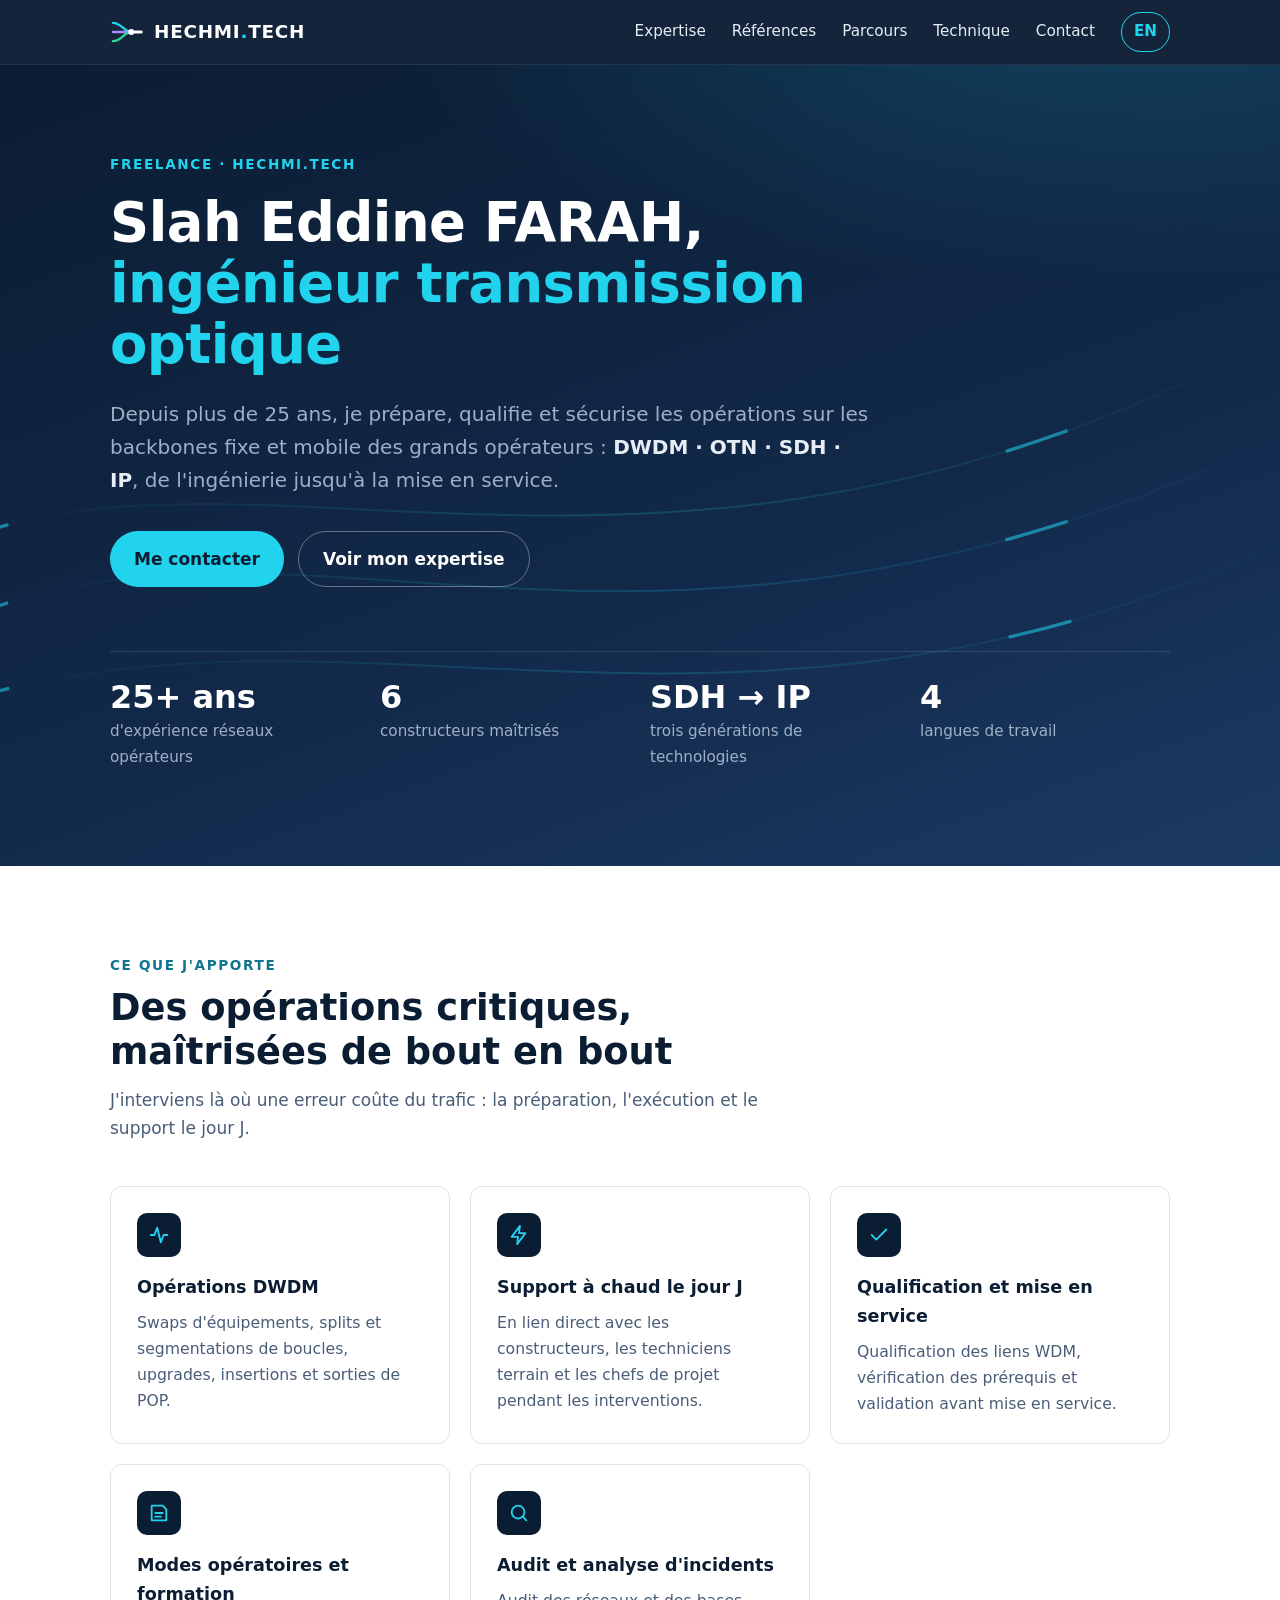
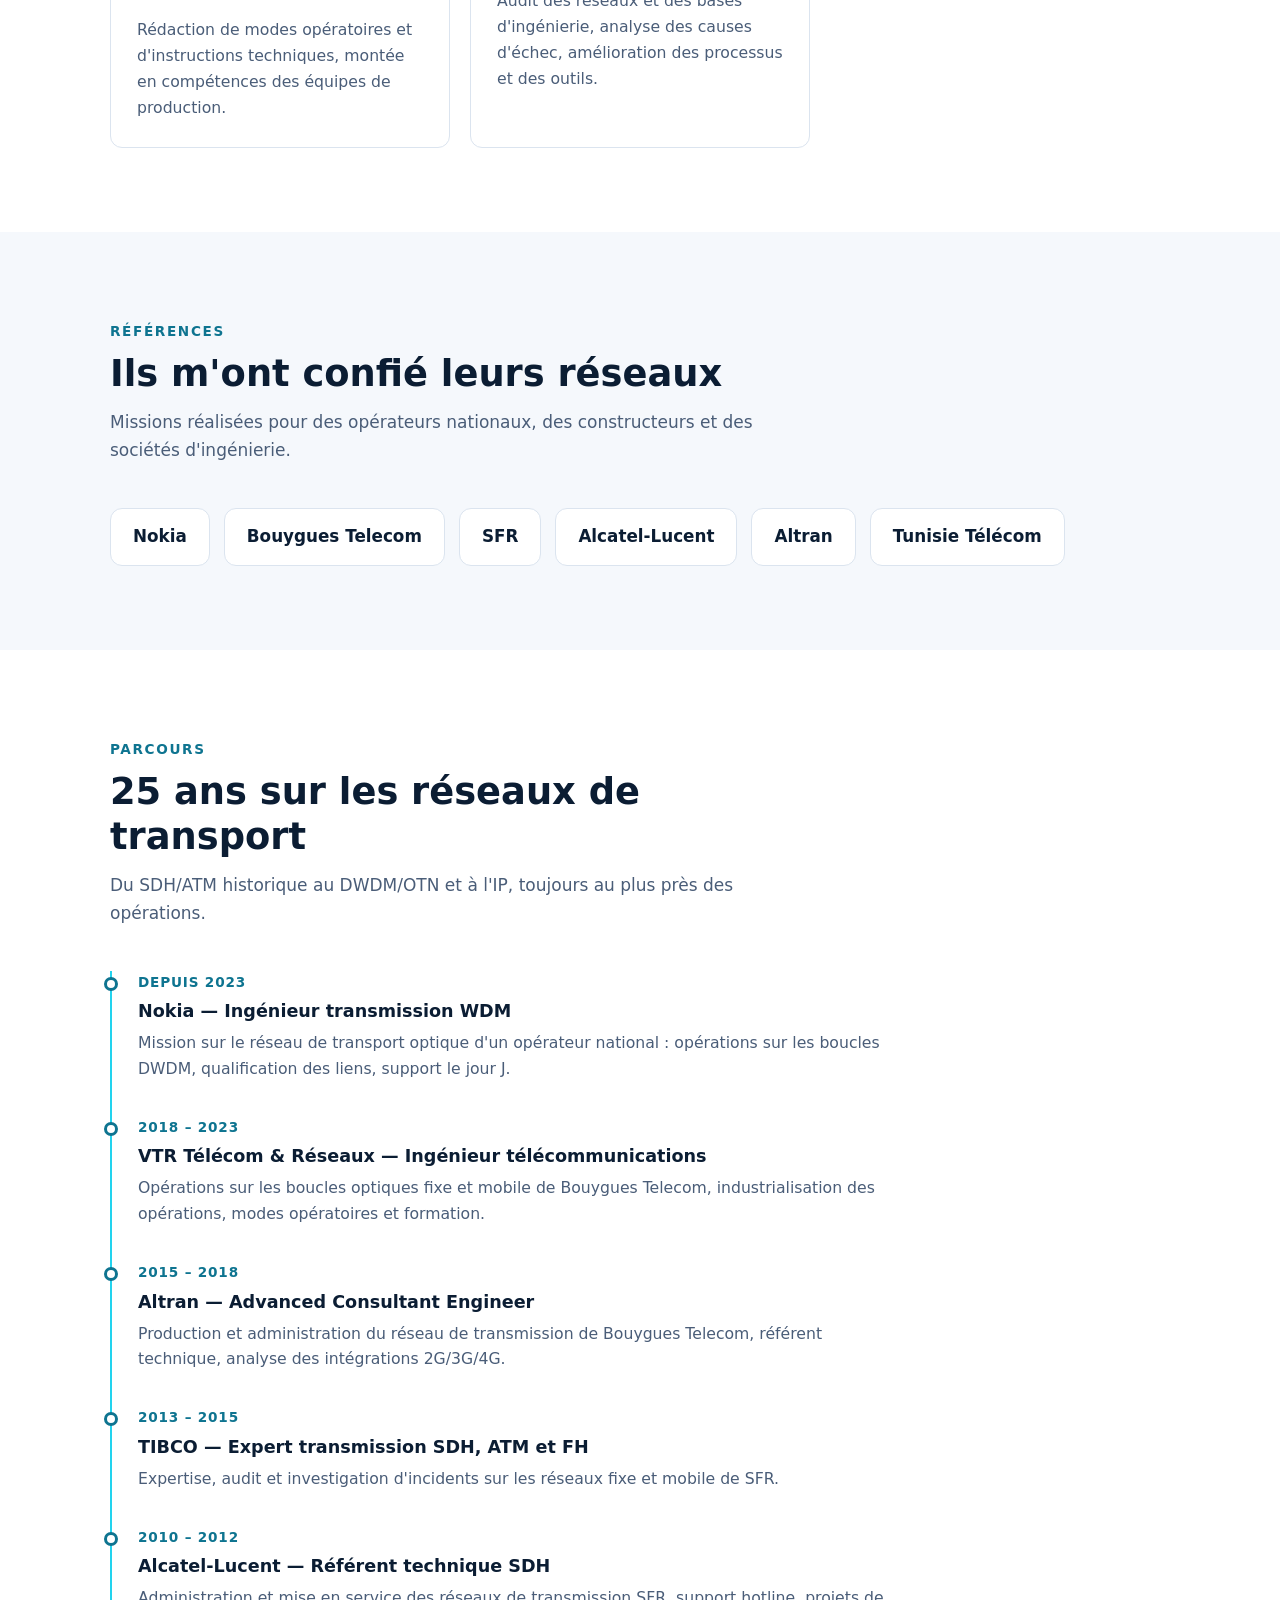
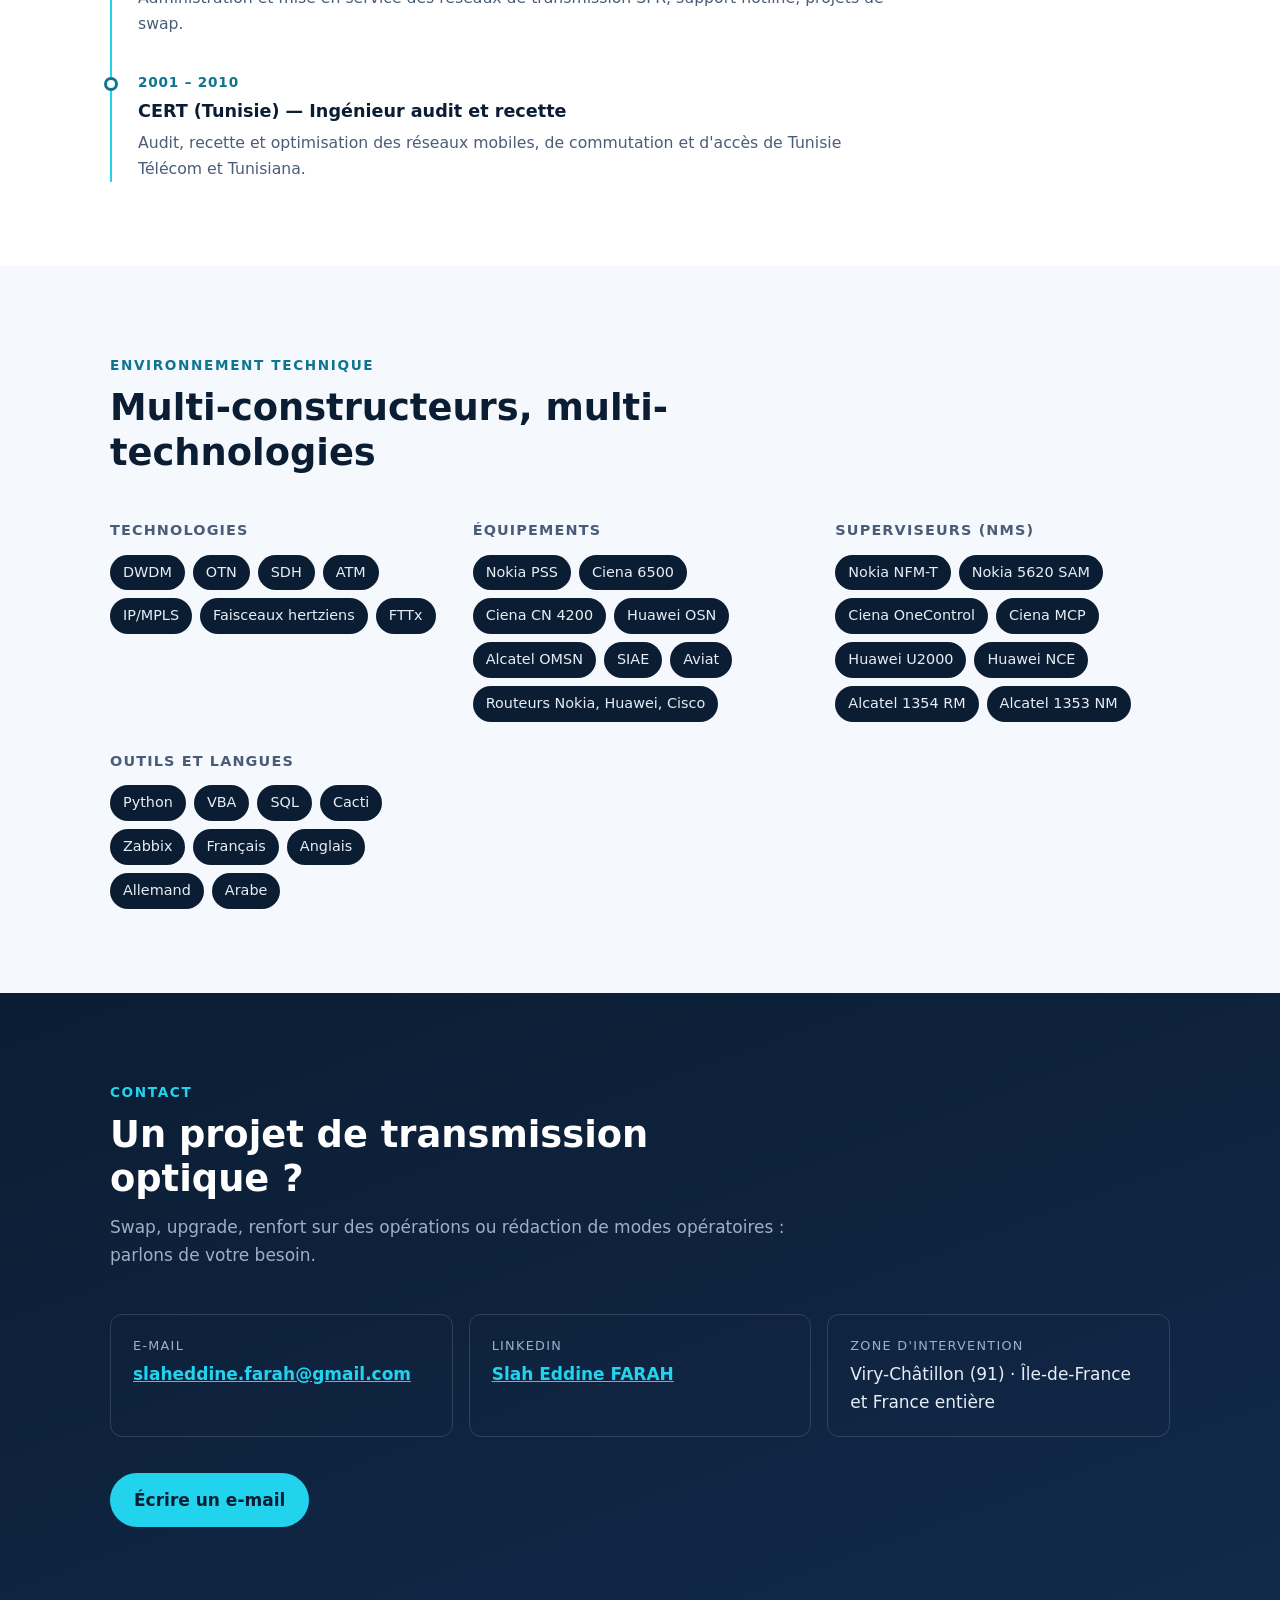
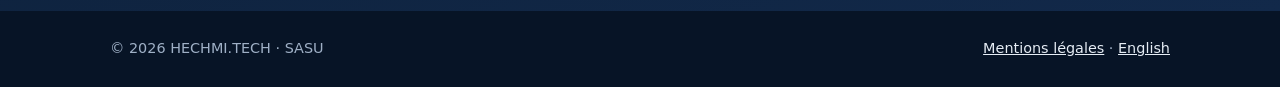
<file: index.html>
<!doctype html>
<html lang="fr">
<head>
  <meta charset="utf-8">
  <meta name="viewport" content="width=device-width, initial-scale=1">
  <title>HECHMI.TECH — Ingénieur transmission optique freelance (DWDM, OTN, SDH, IP)</title>
  <meta name="description" content="Slah Eddine FARAH, ingénieur transmission optique freelance : 25 ans d'expérience sur les réseaux DWDM, OTN, SDH et IP des opérateurs (Bouygues Telecom, SFR, Nokia). Swaps, splits, upgrades, mise en service.">
  <link rel="canonical" href="https://sef-farah.github.io/">
  <link rel="alternate" hreflang="fr" href="https://sef-farah.github.io/">
  <link rel="alternate" hreflang="en" href="https://sef-farah.github.io/en/">
  <link rel="alternate" hreflang="x-default" href="https://sef-farah.github.io/">
  <meta property="og:type" content="website">
  <meta property="og:title" content="HECHMI.TECH — Ingénieur transmission optique freelance">
  <meta property="og:description" content="Slah Eddine FARAH, ingénieur transmission optique freelance : 25 ans sur les réseaux des opérateurs. DWDM · OTN · SDH · IP.">
  <meta property="og:url" content="https://sef-farah.github.io/">
  <meta property="og:locale" content="fr_FR">
  <meta name="theme-color" content="#0b1d33">
  <link rel="icon" href="assets/favicon.svg" type="image/svg+xml">
  <link rel="stylesheet" href="assets/css/style.css">
  <script type="application/ld+json">
  {
    "@context": "https://schema.org",
    "@type": "ProfessionalService",
    "name": "HECHMI.TECH",
    "url": "https://sef-farah.github.io/",
    "description": "Ingénierie et support des réseaux de transport optique (DWDM, OTN, SDH, IP) pour opérateurs et constructeurs.",
    "areaServed": "FR",
    "address": { "@type": "PostalAddress", "addressLocality": "Viry-Châtillon", "postalCode": "91170", "addressCountry": "FR" },
    "founder": {
      "@type": "Person",
      "name": "Slah Eddine FARAH",
      "jobTitle": "Ingénieur transmission optique",
      "sameAs": ["https://www.linkedin.com/in/slah-eddine-farah-a7391318"]
    }
  }
  </script>
</head>
<body>
  <a class="skip-link" href="#main">Aller au contenu</a>

  <header class="site-header">
    <div class="container header-inner">
      <a class="logo" href="#accueil"><svg class="logo-mark" viewBox="0 0 48 48" aria-hidden="true" fill="none" stroke-linecap="round"><path d="M4 11 C 16 11, 20 24, 30 24" stroke="#22d3ee" stroke-width="3.2"/><path d="M4 24 H 30" stroke="#a78bfa" stroke-width="3.2"/><path d="M4 37 C 16 37, 20 24, 30 24" stroke="#34d399" stroke-width="3.2"/><path d="M30 24 H 44" stroke="currentColor" stroke-width="4.5"/><circle cx="30" cy="24" r="4.2" fill="currentColor" stroke="none"/></svg><span class="logo-text">HECHMI<span>.</span>TECH</span></a>
      <button class="nav-toggle" type="button" aria-expanded="false" aria-controls="nav" aria-label="Ouvrir le menu">
        <svg viewBox="0 0 24 24" fill="none" stroke="currentColor" stroke-width="2" stroke-linecap="round" aria-hidden="true"><path d="M4 7h16M4 12h16M4 17h16"/></svg>
      </button>
      <nav id="nav" class="nav" aria-label="Navigation principale">
        <ul>
          <li><a href="#expertise">Expertise</a></li>
          <li><a href="#references">Références</a></li>
          <li><a href="#parcours">Parcours</a></li>
          <li><a href="#technique">Technique</a></li>
          <li><a href="#contact">Contact</a></li>
          <li><a class="lang-switch" href="en/" hreflang="en" lang="en">EN</a></li>
        </ul>
      </nav>
    </div>
  </header>

  <main id="main">
    <section id="accueil" class="hero">
      <svg class="hero-fibers" viewBox="0 0 1200 600" preserveAspectRatio="none" aria-hidden="true">
        <defs>
          <linearGradient id="fiber" x1="0" x2="1" y1="0" y2="0">
            <stop offset="0" stop-color="#22d3ee" stop-opacity="0"/>
            <stop offset="0.5" stop-color="#22d3ee" stop-opacity="0.35"/>
            <stop offset="1" stop-color="#22d3ee" stop-opacity="0"/>
          </linearGradient>
        </defs>
        <path d="M-50 420 C 300 300, 600 520, 1250 260"/>
        <path d="M-50 480 C 350 380, 700 560, 1250 340"/>
        <path d="M-50 360 C 250 260, 650 460, 1250 180"/>
        <path class="pulse" d="M-50 420 C 300 300, 600 520, 1250 260"/>
        <path class="pulse" d="M-50 480 C 350 380, 700 560, 1250 340"/>
        <path class="pulse" d="M-50 360 C 250 260, 650 460, 1250 180"/>
      </svg>
      <div class="container">
        <span class="eyebrow">Freelance · HECHMI.TECH</span>
        <h1>Slah Eddine FARAH, <span class="h1-role">ingénieur transmission optique</span></h1>
        <p class="hero-lead">
          Depuis plus de 25 ans, je prépare, qualifie et sécurise les opérations
          sur les backbones fixe et mobile des grands opérateurs : <strong>DWDM · OTN · SDH · IP</strong>,
          de l'ingénierie jusqu'à la mise en service.
        </p>
        <div class="btn-row">
          <a class="btn btn-primary" href="#contact">Me contacter</a>
          <a class="btn btn-ghost" href="#expertise">Voir mon expertise</a>
        </div>
        <dl class="stats">
          <div><dt>25+ ans</dt><dd>d'expérience réseaux opérateurs</dd></div>
          <div><dt>6</dt><dd>constructeurs maîtrisés</dd></div>
          <div><dt>SDH → IP</dt><dd>trois générations de technologies</dd></div>
          <div><dt>4</dt><dd>langues de travail</dd></div>
        </dl>
      </div>
    </section>

    <section id="expertise" class="section">
      <div class="container">
        <div class="section-head">
          <span class="eyebrow">Ce que j'apporte</span>
          <h2>Des opérations critiques, maîtrisées de bout en bout</h2>
          <p>J'interviens là où une erreur coûte du trafic : la préparation, l'exécution et le support le jour J.</p>
        </div>
        <ul class="cards">
          <li class="card">
            <div class="card-icon"><svg viewBox="0 0 24 24" fill="none" stroke="currentColor" stroke-width="2" stroke-linecap="round" stroke-linejoin="round" aria-hidden="true"><path d="M3 12h4l3-8 4 16 3-8h4"/></svg></div>
            <h3>Opérations DWDM</h3>
            <p>Swaps d'équipements, splits et segmentations de boucles, upgrades, insertions et sorties de POP.</p>
          </li>
          <li class="card">
            <div class="card-icon"><svg viewBox="0 0 24 24" fill="none" stroke="currentColor" stroke-width="2" stroke-linecap="round" stroke-linejoin="round" aria-hidden="true"><path d="M13 2 4 14h7l-1 8 9-12h-7z"/></svg></div>
            <h3>Support à chaud le jour J</h3>
            <p>En lien direct avec les constructeurs, les techniciens terrain et les chefs de projet pendant les interventions.</p>
          </li>
          <li class="card">
            <div class="card-icon"><svg viewBox="0 0 24 24" fill="none" stroke="currentColor" stroke-width="2" stroke-linecap="round" stroke-linejoin="round" aria-hidden="true"><path d="M20 6 9 17l-5-5"/></svg></div>
            <h3>Qualification et mise en service</h3>
            <p>Qualification des liens WDM, vérification des prérequis et validation avant mise en service.</p>
          </li>
          <li class="card">
            <div class="card-icon"><svg viewBox="0 0 24 24" fill="none" stroke="currentColor" stroke-width="2" stroke-linecap="round" stroke-linejoin="round" aria-hidden="true"><path d="M4 4h12l4 4v12H4z"/><path d="M8 12h8M8 16h6"/></svg></div>
            <h3>Modes opératoires et formation</h3>
            <p>Rédaction de modes opératoires et d'instructions techniques, montée en compétences des équipes de production.</p>
          </li>
          <li class="card">
            <div class="card-icon"><svg viewBox="0 0 24 24" fill="none" stroke="currentColor" stroke-width="2" stroke-linecap="round" stroke-linejoin="round" aria-hidden="true"><circle cx="11" cy="11" r="7"/><path d="m20 20-4-4"/></svg></div>
            <h3>Audit et analyse d'incidents</h3>
            <p>Audit des réseaux et des bases d'ingénierie, analyse des causes d'échec, amélioration des processus et des outils.</p>
          </li>
        </ul>
      </div>
    </section>

    <section id="references" class="section section--alt">
      <div class="container">
        <div class="section-head">
          <span class="eyebrow">Références</span>
          <h2>Ils m'ont confié leurs réseaux</h2>
          <p>Missions réalisées pour des opérateurs nationaux, des constructeurs et des sociétés d'ingénierie.</p>
        </div>
        <ul class="refs">
          <li>Nokia</li>
          <li>Bouygues Telecom</li>
          <li>SFR</li>
          <li>Alcatel-Lucent</li>
          <li>Altran</li>
          <li>Tunisie Télécom</li>
        </ul>
      </div>
    </section>

    <section id="parcours" class="section">
      <div class="container">
        <div class="section-head">
          <span class="eyebrow">Parcours</span>
          <h2>25 ans sur les réseaux de transport</h2>
          <p>Du SDH/ATM historique au DWDM/OTN et à l'IP, toujours au plus près des opérations.</p>
        </div>
        <ol class="timeline">
          <li>
            <span class="period">Depuis 2023</span>
            <h3>Nokia — Ingénieur transmission WDM</h3>
            <p>Mission sur le réseau de transport optique d'un opérateur national : opérations sur les boucles DWDM, qualification des liens, support le jour J.</p>
          </li>
          <li>
            <span class="period">2018 – 2023</span>
            <h3>VTR Télécom &amp; Réseaux — Ingénieur télécommunications</h3>
            <p>Opérations sur les boucles optiques fixe et mobile de Bouygues Telecom, industrialisation des opérations, modes opératoires et formation.</p>
          </li>
          <li>
            <span class="period">2015 – 2018</span>
            <h3>Altran — Advanced Consultant Engineer</h3>
            <p>Production et administration du réseau de transmission de Bouygues Telecom, référent technique, analyse des intégrations 2G/3G/4G.</p>
          </li>
          <li>
            <span class="period">2013 – 2015</span>
            <h3>TIBCO — Expert transmission SDH, ATM et FH</h3>
            <p>Expertise, audit et investigation d'incidents sur les réseaux fixe et mobile de SFR.</p>
          </li>
          <li>
            <span class="period">2010 – 2012</span>
            <h3>Alcatel-Lucent — Référent technique SDH</h3>
            <p>Administration et mise en service des réseaux de transmission SFR, support hotline, projets de swap.</p>
          </li>
          <li>
            <span class="period">2001 – 2010</span>
            <h3>CERT (Tunisie) — Ingénieur audit et recette</h3>
            <p>Audit, recette et optimisation des réseaux mobiles, de commutation et d'accès de Tunisie Télécom et Tunisiana.</p>
          </li>
        </ol>
      </div>
    </section>

    <section id="technique" class="section section--alt">
      <div class="container">
        <div class="section-head">
          <span class="eyebrow">Environnement technique</span>
          <h2>Multi-constructeurs, multi-technologies</h2>
        </div>
        <div class="tech-grid">
          <div>
            <h3>Technologies</h3>
            <ul class="tags">
              <li>DWDM</li><li>OTN</li><li>SDH</li><li>ATM</li><li>IP/MPLS</li><li>Faisceaux hertziens</li><li>FTTx</li>
            </ul>
          </div>
          <div>
            <h3>Équipements</h3>
            <ul class="tags">
              <li>Nokia PSS</li><li>Ciena 6500</li><li>Ciena CN 4200</li><li>Huawei OSN</li><li>Alcatel OMSN</li><li>SIAE</li><li>Aviat</li><li>Routeurs Nokia, Huawei, Cisco</li>
            </ul>
          </div>
          <div>
            <h3>Superviseurs (NMS)</h3>
            <ul class="tags">
              <li>Nokia NFM-T</li><li>Nokia 5620 SAM</li><li>Ciena OneControl</li><li>Ciena MCP</li><li>Huawei U2000</li><li>Huawei NCE</li><li>Alcatel 1354 RM</li><li>Alcatel 1353 NM</li>
            </ul>
          </div>
          <div>
            <h3>Outils et langues</h3>
            <ul class="tags">
              <li>Python</li><li>VBA</li><li>SQL</li><li>Cacti</li><li>Zabbix</li><li>Français</li><li>Anglais</li><li>Allemand</li><li>Arabe</li>
            </ul>
          </div>
        </div>
      </div>
    </section>

    <section id="contact" class="section contact">
      <div class="container">
        <div class="section-head">
          <span class="eyebrow">Contact</span>
          <h2>Un projet de transmission optique ?</h2>
          <p>Swap, upgrade, renfort sur des opérations ou rédaction de modes opératoires : parlons de votre besoin.</p>
        </div>
        <ul class="contact-list">
          <li><span class="label">E-mail</span><a href="mailto:slaheddine.farah@gmail.com">slaheddine.farah@gmail.com</a></li>
          <li><span class="label">LinkedIn</span><a href="https://www.linkedin.com/in/slah-eddine-farah-a7391318" rel="noopener" target="_blank">Slah Eddine FARAH</a></li>
          <li><span class="label">Zone d'intervention</span>Viry-Châtillon (91) · Île-de-France et France entière</li>
        </ul>
        <a class="btn btn-primary" href="mailto:slaheddine.farah@gmail.com?subject=Mission%20transmission%20optique">Écrire un e-mail</a>
      </div>
    </section>
  </main>

  <footer class="site-footer">
    <div class="container footer-inner">
      <p>© 2026 HECHMI.TECH · SASU</p>
      <p><a href="mentions-legales.html">Mentions légales</a> · <a href="en/" hreflang="en" lang="en">English</a></p>
    </div>
  </footer>

  <script src="assets/js/main.js"></script>
</body>
</html>
</file>
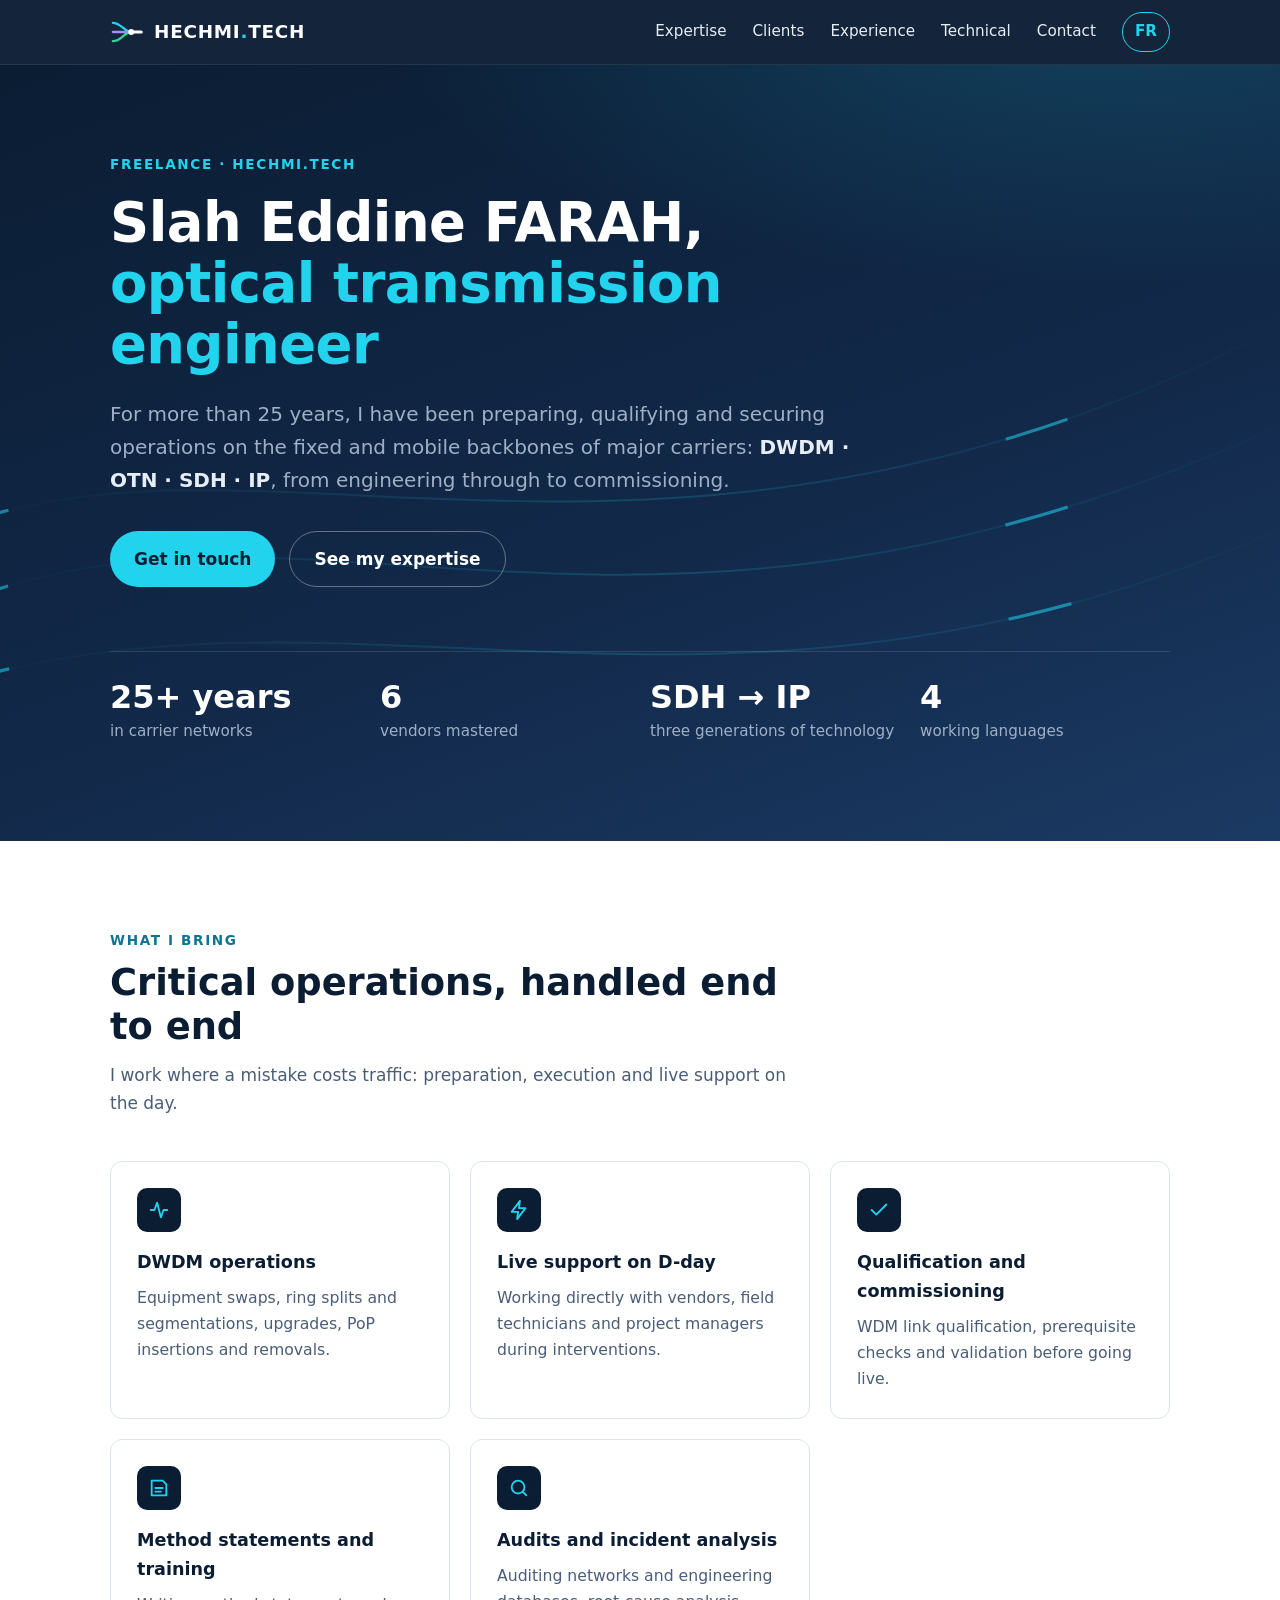
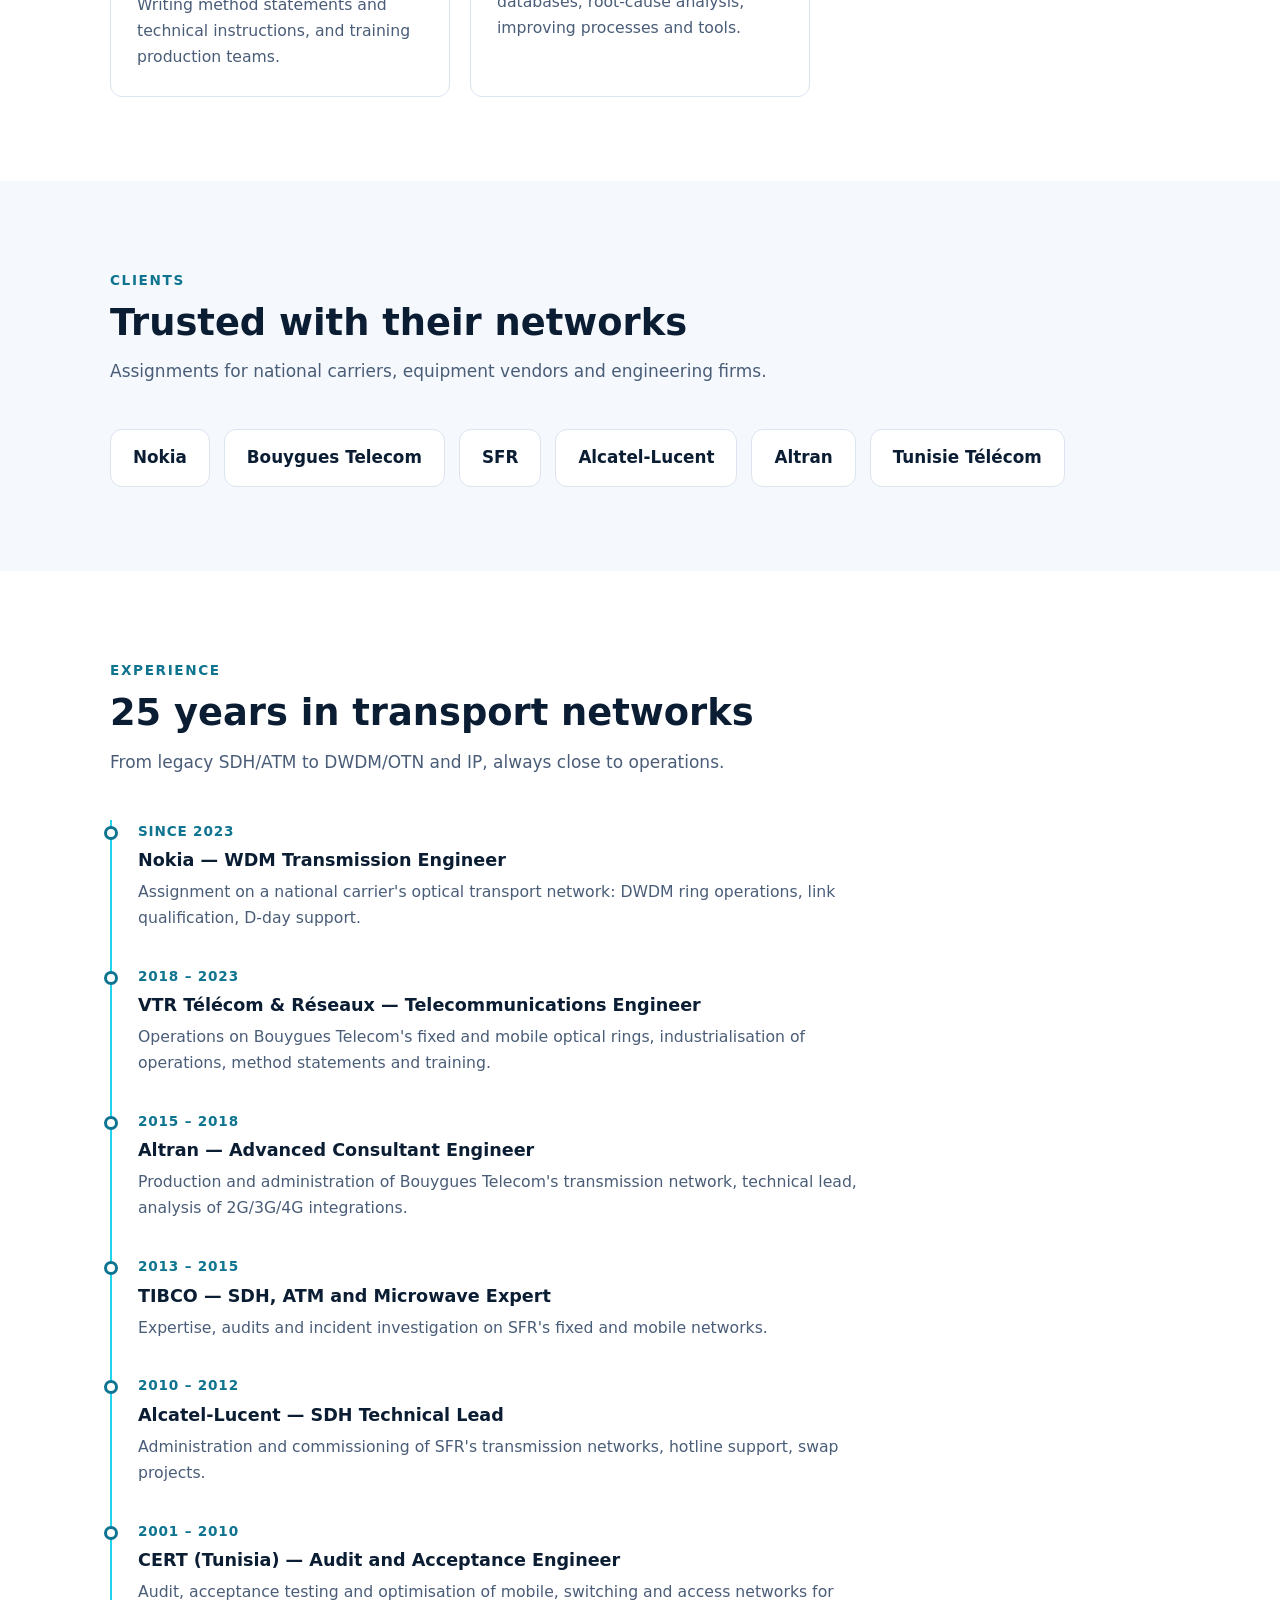
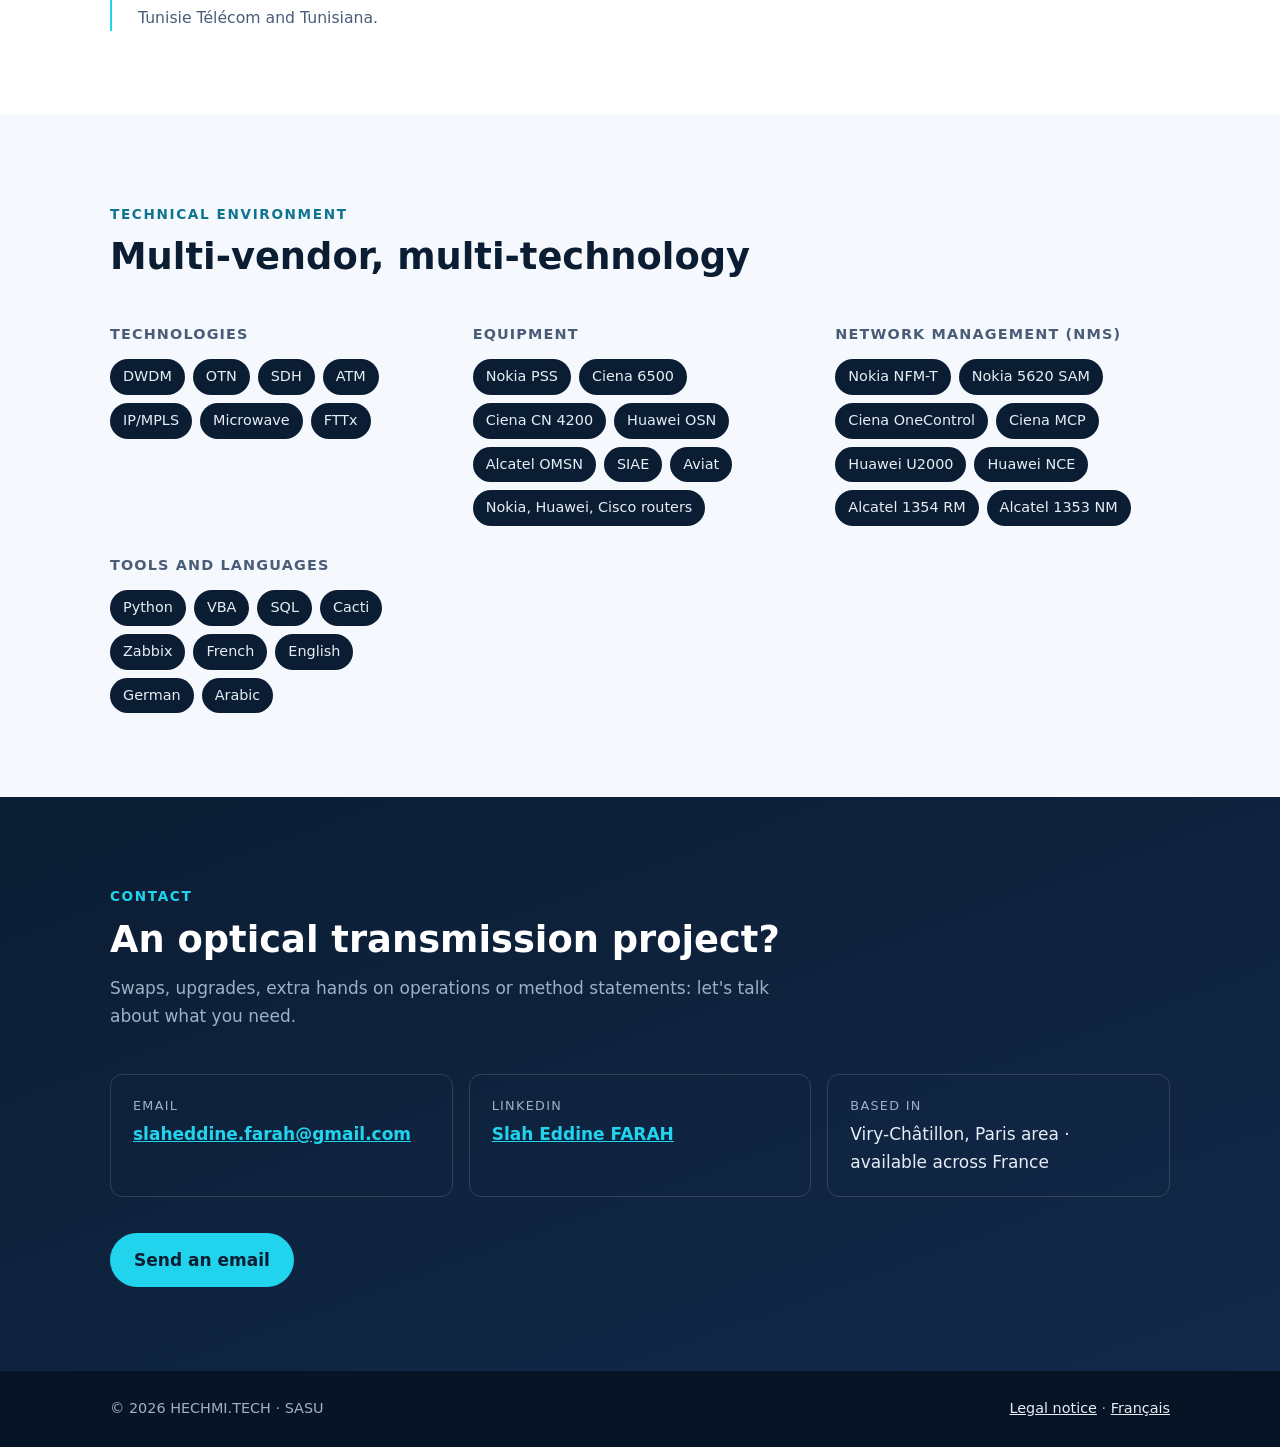
<file: en/index.html>
<!doctype html>
<html lang="en">
<head>
  <meta charset="utf-8">
  <meta name="viewport" content="width=device-width, initial-scale=1">
  <title>HECHMI.TECH — Freelance Optical Transmission Engineer (DWDM, OTN, SDH, IP)</title>
  <meta name="description" content="Slah Eddine FARAH, freelance optical transmission engineer: 25 years of experience on carrier DWDM, OTN, SDH and IP networks (Bouygues Telecom, SFR, Nokia). Swaps, splits, upgrades, commissioning.">
  <link rel="canonical" href="https://sef-farah.github.io/en/">
  <link rel="alternate" hreflang="fr" href="https://sef-farah.github.io/">
  <link rel="alternate" hreflang="en" href="https://sef-farah.github.io/en/">
  <link rel="alternate" hreflang="x-default" href="https://sef-farah.github.io/">
  <meta property="og:type" content="website">
  <meta property="og:title" content="HECHMI.TECH — Freelance Optical Transmission Engineer">
  <meta property="og:description" content="Slah Eddine FARAH, freelance optical transmission engineer: 25 years on carrier networks. DWDM · OTN · SDH · IP.">
  <meta property="og:url" content="https://sef-farah.github.io/en/">
  <meta property="og:locale" content="en_GB">
  <meta name="theme-color" content="#0b1d33">
  <link rel="icon" href="../assets/favicon.svg" type="image/svg+xml">
  <link rel="stylesheet" href="../assets/css/style.css">
  <script type="application/ld+json">
  {
    "@context": "https://schema.org",
    "@type": "ProfessionalService",
    "name": "HECHMI.TECH",
    "url": "https://sef-farah.github.io/en/",
    "description": "Engineering and operational support for optical transport networks (DWDM, OTN, SDH, IP) for carriers and vendors.",
    "areaServed": "FR",
    "address": { "@type": "PostalAddress", "addressLocality": "Viry-Châtillon", "postalCode": "91170", "addressCountry": "FR" },
    "founder": {
      "@type": "Person",
      "name": "Slah Eddine FARAH",
      "jobTitle": "Optical Transmission Engineer",
      "sameAs": ["https://www.linkedin.com/in/slah-eddine-farah-a7391318"]
    }
  }
  </script>
</head>
<body>
  <a class="skip-link" href="#main">Skip to content</a>

  <header class="site-header">
    <div class="container header-inner">
      <a class="logo" href="#accueil"><svg class="logo-mark" viewBox="0 0 48 48" aria-hidden="true" fill="none" stroke-linecap="round"><path d="M4 11 C 16 11, 20 24, 30 24" stroke="#22d3ee" stroke-width="3.2"/><path d="M4 24 H 30" stroke="#a78bfa" stroke-width="3.2"/><path d="M4 37 C 16 37, 20 24, 30 24" stroke="#34d399" stroke-width="3.2"/><path d="M30 24 H 44" stroke="currentColor" stroke-width="4.5"/><circle cx="30" cy="24" r="4.2" fill="currentColor" stroke="none"/></svg><span class="logo-text">HECHMI<span>.</span>TECH</span></a>
      <button class="nav-toggle" type="button" aria-expanded="false" aria-controls="nav" aria-label="Open menu">
        <svg viewBox="0 0 24 24" fill="none" stroke="currentColor" stroke-width="2" stroke-linecap="round" aria-hidden="true"><path d="M4 7h16M4 12h16M4 17h16"/></svg>
      </button>
      <nav id="nav" class="nav" aria-label="Main navigation">
        <ul>
          <li><a href="#expertise">Expertise</a></li>
          <li><a href="#references">Clients</a></li>
          <li><a href="#parcours">Experience</a></li>
          <li><a href="#technique">Technical</a></li>
          <li><a href="#contact">Contact</a></li>
          <li><a class="lang-switch" href="../" hreflang="fr" lang="fr">FR</a></li>
        </ul>
      </nav>
    </div>
  </header>

  <main id="main">
    <section id="accueil" class="hero">
      <svg class="hero-fibers" viewBox="0 0 1200 600" preserveAspectRatio="none" aria-hidden="true">
        <defs>
          <linearGradient id="fiber" x1="0" x2="1" y1="0" y2="0">
            <stop offset="0" stop-color="#22d3ee" stop-opacity="0"/>
            <stop offset="0.5" stop-color="#22d3ee" stop-opacity="0.35"/>
            <stop offset="1" stop-color="#22d3ee" stop-opacity="0"/>
          </linearGradient>
        </defs>
        <path d="M-50 420 C 300 300, 600 520, 1250 260"/>
        <path d="M-50 480 C 350 380, 700 560, 1250 340"/>
        <path d="M-50 360 C 250 260, 650 460, 1250 180"/>
        <path class="pulse" d="M-50 420 C 300 300, 600 520, 1250 260"/>
        <path class="pulse" d="M-50 480 C 350 380, 700 560, 1250 340"/>
        <path class="pulse" d="M-50 360 C 250 260, 650 460, 1250 180"/>
      </svg>
      <div class="container">
        <span class="eyebrow">Freelance · HECHMI.TECH</span>
        <h1>Slah Eddine FARAH, <span class="h1-role">optical transmission engineer</span></h1>
        <p class="hero-lead">
          For more than 25 years, I have been preparing, qualifying and securing operations
          on the fixed and mobile backbones of major carriers: <strong>DWDM · OTN · SDH · IP</strong>,
          from engineering through to commissioning.
        </p>
        <div class="btn-row">
          <a class="btn btn-primary" href="#contact">Get in touch</a>
          <a class="btn btn-ghost" href="#expertise">See my expertise</a>
        </div>
        <dl class="stats">
          <div><dt>25+ years</dt><dd>in carrier networks</dd></div>
          <div><dt>6</dt><dd>vendors mastered</dd></div>
          <div><dt>SDH → IP</dt><dd>three generations of technology</dd></div>
          <div><dt>4</dt><dd>working languages</dd></div>
        </dl>
      </div>
    </section>

    <section id="expertise" class="section">
      <div class="container">
        <div class="section-head">
          <span class="eyebrow">What I bring</span>
          <h2>Critical operations, handled end to end</h2>
          <p>I work where a mistake costs traffic: preparation, execution and live support on the day.</p>
        </div>
        <ul class="cards">
          <li class="card">
            <div class="card-icon"><svg viewBox="0 0 24 24" fill="none" stroke="currentColor" stroke-width="2" stroke-linecap="round" stroke-linejoin="round" aria-hidden="true"><path d="M3 12h4l3-8 4 16 3-8h4"/></svg></div>
            <h3>DWDM operations</h3>
            <p>Equipment swaps, ring splits and segmentations, upgrades, PoP insertions and removals.</p>
          </li>
          <li class="card">
            <div class="card-icon"><svg viewBox="0 0 24 24" fill="none" stroke="currentColor" stroke-width="2" stroke-linecap="round" stroke-linejoin="round" aria-hidden="true"><path d="M13 2 4 14h7l-1 8 9-12h-7z"/></svg></div>
            <h3>Live support on D-day</h3>
            <p>Working directly with vendors, field technicians and project managers during interventions.</p>
          </li>
          <li class="card">
            <div class="card-icon"><svg viewBox="0 0 24 24" fill="none" stroke="currentColor" stroke-width="2" stroke-linecap="round" stroke-linejoin="round" aria-hidden="true"><path d="M20 6 9 17l-5-5"/></svg></div>
            <h3>Qualification and commissioning</h3>
            <p>WDM link qualification, prerequisite checks and validation before going live.</p>
          </li>
          <li class="card">
            <div class="card-icon"><svg viewBox="0 0 24 24" fill="none" stroke="currentColor" stroke-width="2" stroke-linecap="round" stroke-linejoin="round" aria-hidden="true"><path d="M4 4h12l4 4v12H4z"/><path d="M8 12h8M8 16h6"/></svg></div>
            <h3>Method statements and training</h3>
            <p>Writing method statements and technical instructions, and training production teams.</p>
          </li>
          <li class="card">
            <div class="card-icon"><svg viewBox="0 0 24 24" fill="none" stroke="currentColor" stroke-width="2" stroke-linecap="round" stroke-linejoin="round" aria-hidden="true"><circle cx="11" cy="11" r="7"/><path d="m20 20-4-4"/></svg></div>
            <h3>Audits and incident analysis</h3>
            <p>Auditing networks and engineering databases, root-cause analysis, improving processes and tools.</p>
          </li>
        </ul>
      </div>
    </section>

    <section id="references" class="section section--alt">
      <div class="container">
        <div class="section-head">
          <span class="eyebrow">Clients</span>
          <h2>Trusted with their networks</h2>
          <p>Assignments for national carriers, equipment vendors and engineering firms.</p>
        </div>
        <ul class="refs">
          <li>Nokia</li>
          <li>Bouygues Telecom</li>
          <li>SFR</li>
          <li>Alcatel-Lucent</li>
          <li>Altran</li>
          <li>Tunisie Télécom</li>
        </ul>
      </div>
    </section>

    <section id="parcours" class="section">
      <div class="container">
        <div class="section-head">
          <span class="eyebrow">Experience</span>
          <h2>25 years in transport networks</h2>
          <p>From legacy SDH/ATM to DWDM/OTN and IP, always close to operations.</p>
        </div>
        <ol class="timeline">
          <li>
            <span class="period">Since 2023</span>
            <h3>Nokia — WDM Transmission Engineer</h3>
            <p>Assignment on a national carrier's optical transport network: DWDM ring operations, link qualification, D-day support.</p>
          </li>
          <li>
            <span class="period">2018 – 2023</span>
            <h3>VTR Télécom &amp; Réseaux — Telecommunications Engineer</h3>
            <p>Operations on Bouygues Telecom's fixed and mobile optical rings, industrialisation of operations, method statements and training.</p>
          </li>
          <li>
            <span class="period">2015 – 2018</span>
            <h3>Altran — Advanced Consultant Engineer</h3>
            <p>Production and administration of Bouygues Telecom's transmission network, technical lead, analysis of 2G/3G/4G integrations.</p>
          </li>
          <li>
            <span class="period">2013 – 2015</span>
            <h3>TIBCO — SDH, ATM and Microwave Expert</h3>
            <p>Expertise, audits and incident investigation on SFR's fixed and mobile networks.</p>
          </li>
          <li>
            <span class="period">2010 – 2012</span>
            <h3>Alcatel-Lucent — SDH Technical Lead</h3>
            <p>Administration and commissioning of SFR's transmission networks, hotline support, swap projects.</p>
          </li>
          <li>
            <span class="period">2001 – 2010</span>
            <h3>CERT (Tunisia) — Audit and Acceptance Engineer</h3>
            <p>Audit, acceptance testing and optimisation of mobile, switching and access networks for Tunisie Télécom and Tunisiana.</p>
          </li>
        </ol>
      </div>
    </section>

    <section id="technique" class="section section--alt">
      <div class="container">
        <div class="section-head">
          <span class="eyebrow">Technical environment</span>
          <h2>Multi-vendor, multi-technology</h2>
        </div>
        <div class="tech-grid">
          <div>
            <h3>Technologies</h3>
            <ul class="tags">
              <li>DWDM</li><li>OTN</li><li>SDH</li><li>ATM</li><li>IP/MPLS</li><li>Microwave</li><li>FTTx</li>
            </ul>
          </div>
          <div>
            <h3>Equipment</h3>
            <ul class="tags">
              <li>Nokia PSS</li><li>Ciena 6500</li><li>Ciena CN 4200</li><li>Huawei OSN</li><li>Alcatel OMSN</li><li>SIAE</li><li>Aviat</li><li>Nokia, Huawei, Cisco routers</li>
            </ul>
          </div>
          <div>
            <h3>Network management (NMS)</h3>
            <ul class="tags">
              <li>Nokia NFM-T</li><li>Nokia 5620 SAM</li><li>Ciena OneControl</li><li>Ciena MCP</li><li>Huawei U2000</li><li>Huawei NCE</li><li>Alcatel 1354 RM</li><li>Alcatel 1353 NM</li>
            </ul>
          </div>
          <div>
            <h3>Tools and languages</h3>
            <ul class="tags">
              <li>Python</li><li>VBA</li><li>SQL</li><li>Cacti</li><li>Zabbix</li><li>French</li><li>English</li><li>German</li><li>Arabic</li>
            </ul>
          </div>
        </div>
      </div>
    </section>

    <section id="contact" class="section contact">
      <div class="container">
        <div class="section-head">
          <span class="eyebrow">Contact</span>
          <h2>An optical transmission project?</h2>
          <p>Swaps, upgrades, extra hands on operations or method statements: let's talk about what you need.</p>
        </div>
        <ul class="contact-list">
          <li><span class="label">Email</span><a href="mailto:slaheddine.farah@gmail.com">slaheddine.farah@gmail.com</a></li>
          <li><span class="label">LinkedIn</span><a href="https://www.linkedin.com/in/slah-eddine-farah-a7391318" rel="noopener" target="_blank">Slah Eddine FARAH</a></li>
          <li><span class="label">Based in</span>Viry-Châtillon, Paris area · available across France</li>
        </ul>
        <a class="btn btn-primary" href="mailto:slaheddine.farah@gmail.com?subject=Optical%20transmission%20assignment">Send an email</a>
      </div>
    </section>
  </main>

  <footer class="site-footer">
    <div class="container footer-inner">
      <p>© 2026 HECHMI.TECH · SASU</p>
      <p><a href="legal-notice.html">Legal notice</a> · <a href="../" hreflang="fr" lang="fr">Français</a></p>
    </div>
  </footer>

  <script src="../assets/js/main.js"></script>
</body>
</html>
</file>
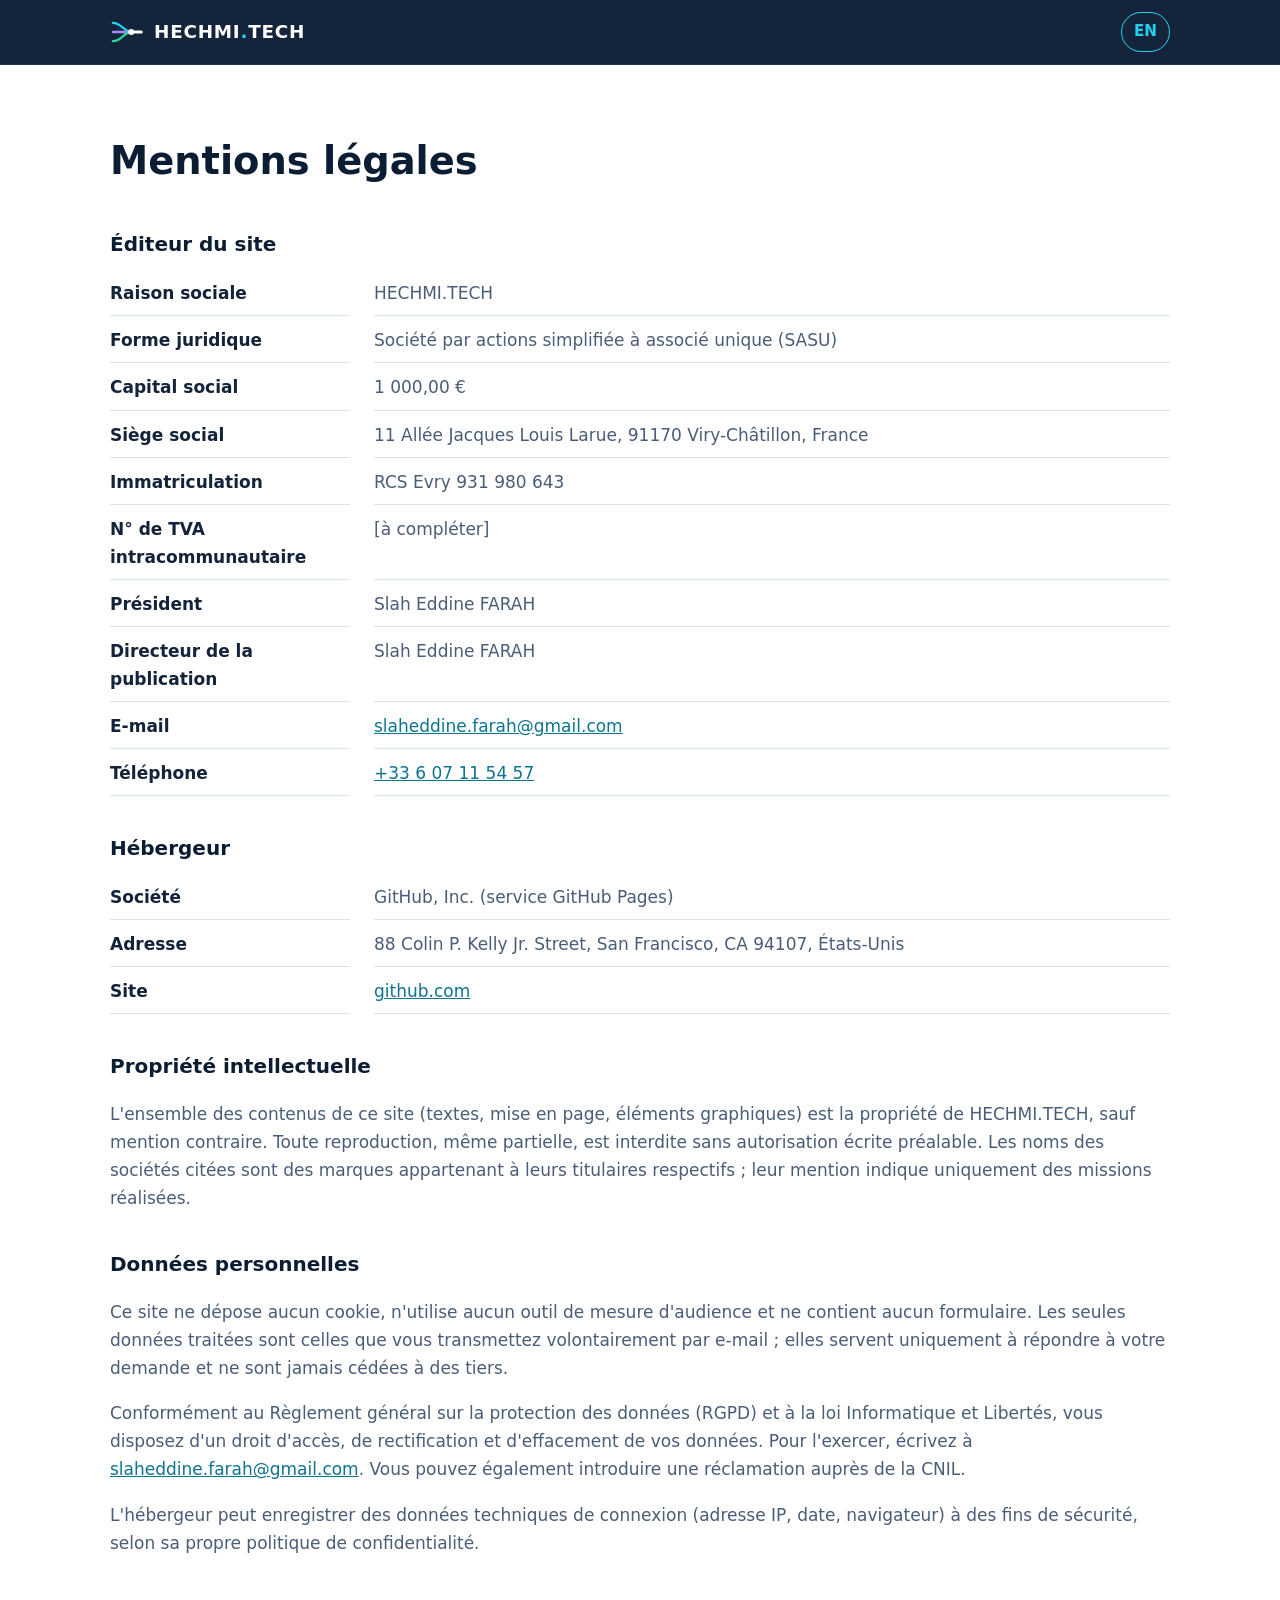
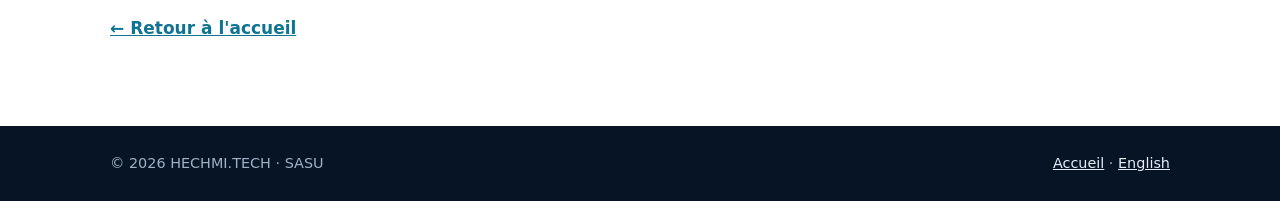
<file: mentions-legales.html>
<!doctype html>
<html lang="fr">
<head>
  <meta charset="utf-8">
  <meta name="viewport" content="width=device-width, initial-scale=1">
  <title>Mentions légales — HECHMI.TECH</title>
  <meta name="description" content="Mentions légales du site HECHMI.TECH : éditeur, hébergeur, propriété intellectuelle et données personnelles.">
  <meta name="robots" content="noindex">
  <link rel="canonical" href="https://sef-farah.github.io/mentions-legales.html">
  <link rel="alternate" hreflang="fr" href="https://sef-farah.github.io/mentions-legales.html">
  <link rel="alternate" hreflang="en" href="https://sef-farah.github.io/en/legal-notice.html">
  <meta name="theme-color" content="#0b1d33">
  <link rel="icon" href="assets/favicon.svg" type="image/svg+xml">
  <link rel="stylesheet" href="assets/css/style.css">
</head>
<body>
  <a class="skip-link" href="#main">Aller au contenu</a>

  <header class="site-header">
    <div class="container header-inner">
      <a class="logo" href="./"><svg class="logo-mark" viewBox="0 0 48 48" aria-hidden="true" fill="none" stroke-linecap="round"><path d="M4 11 C 16 11, 20 24, 30 24" stroke="#22d3ee" stroke-width="3.2"/><path d="M4 24 H 30" stroke="#a78bfa" stroke-width="3.2"/><path d="M4 37 C 16 37, 20 24, 30 24" stroke="#34d399" stroke-width="3.2"/><path d="M30 24 H 44" stroke="currentColor" stroke-width="4.5"/><circle cx="30" cy="24" r="4.2" fill="currentColor" stroke="none"/></svg><span class="logo-text">HECHMI<span>.</span>TECH</span></a>
      <nav class="nav nav--open" aria-label="Langue" style="position:static;background:none;border:0;padding:0;display:block">
        <ul><li><a class="lang-switch" href="en/legal-notice.html" hreflang="en" lang="en" style="margin-top:0">EN</a></li></ul>
      </nav>
    </div>
  </header>

  <main id="main" class="legal">
    <div class="container">
      <h1>Mentions légales</h1>

      <h2>Éditeur du site</h2>
      <dl>
        <dt>Raison sociale</dt><dd>HECHMI.TECH</dd>
        <dt>Forme juridique</dt><dd>Société par actions simplifiée à associé unique (SASU)</dd>
        <dt>Capital social</dt><dd>1 000,00 €</dd>
        <dt>Siège social</dt><dd>11 Allée Jacques Louis Larue, 91170 Viry-Châtillon, France</dd>
        <dt>Immatriculation</dt><dd>RCS Evry 931 980 643</dd>
        <dt>N° de TVA intracommunautaire</dt><dd>[à compléter]</dd>
        <dt>Président</dt><dd>Slah Eddine FARAH</dd>
        <dt>Directeur de la publication</dt><dd>Slah Eddine FARAH</dd>
        <dt>E-mail</dt><dd><a href="mailto:slaheddine.farah@gmail.com">slaheddine.farah@gmail.com</a></dd>
        <dt>Téléphone</dt><dd><a href="tel:+33607115457">+33 6 07 11 54 57</a></dd>
      </dl>

      <h2>Hébergeur</h2>
      <dl>
        <dt>Société</dt><dd>GitHub, Inc. (service GitHub Pages)</dd>
        <dt>Adresse</dt><dd>88 Colin P. Kelly Jr. Street, San Francisco, CA 94107, États-Unis</dd>
        <dt>Site</dt><dd><a href="https://github.com" rel="noopener">github.com</a></dd>
      </dl>

      <h2>Propriété intellectuelle</h2>
      <p>L'ensemble des contenus de ce site (textes, mise en page, éléments graphiques) est la propriété de HECHMI.TECH, sauf mention contraire. Toute reproduction, même partielle, est interdite sans autorisation écrite préalable. Les noms des sociétés citées sont des marques appartenant à leurs titulaires respectifs ; leur mention indique uniquement des missions réalisées.</p>

      <h2>Données personnelles</h2>
      <p>Ce site ne dépose aucun cookie, n'utilise aucun outil de mesure d'audience et ne contient aucun formulaire. Les seules données traitées sont celles que vous transmettez volontairement par e-mail ; elles servent uniquement à répondre à votre demande et ne sont jamais cédées à des tiers.</p>
      <p>Conformément au Règlement général sur la protection des données (RGPD) et à la loi Informatique et Libertés, vous disposez d'un droit d'accès, de rectification et d'effacement de vos données. Pour l'exercer, écrivez à <a href="mailto:slaheddine.farah@gmail.com">slaheddine.farah@gmail.com</a>. Vous pouvez également introduire une réclamation auprès de la CNIL.</p>
      <p>L'hébergeur peut enregistrer des données techniques de connexion (adresse IP, date, navigateur) à des fins de sécurité, selon sa propre politique de confidentialité.</p>

      <a class="back" href="./">← Retour à l'accueil</a>
    </div>
  </main>

  <footer class="site-footer">
    <div class="container footer-inner">
      <p>© 2026 HECHMI.TECH · SASU</p>
      <p><a href="./">Accueil</a> · <a href="en/legal-notice.html" hreflang="en" lang="en">English</a></p>
    </div>
  </footer>
</body>
</html>
</file>
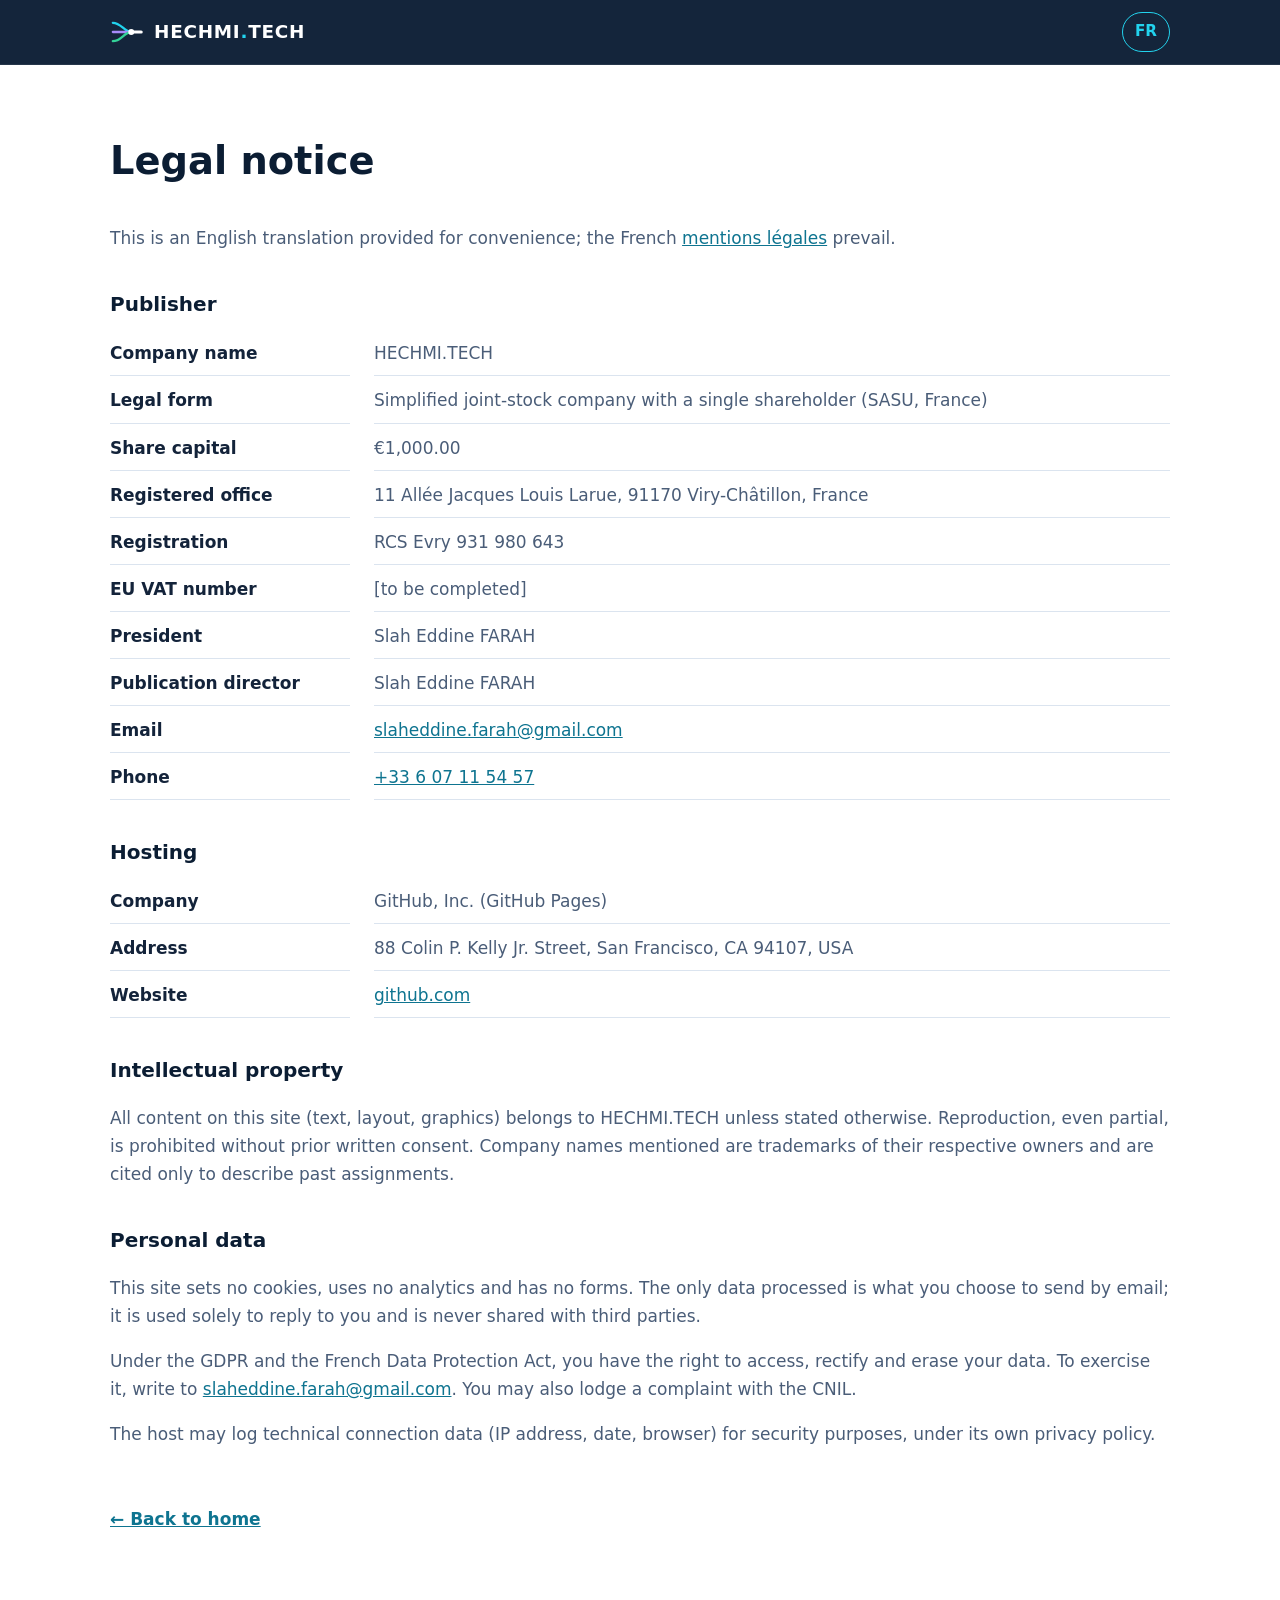
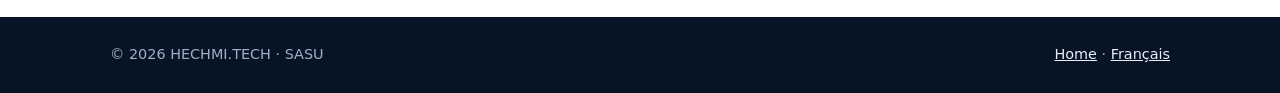
<file: en/legal-notice.html>
<!doctype html>
<html lang="en">
<head>
  <meta charset="utf-8">
  <meta name="viewport" content="width=device-width, initial-scale=1">
  <title>Legal notice — HECHMI.TECH</title>
  <meta name="description" content="Legal notice for the HECHMI.TECH website: publisher, host, intellectual property and personal data.">
  <meta name="robots" content="noindex">
  <link rel="canonical" href="https://sef-farah.github.io/en/legal-notice.html">
  <link rel="alternate" hreflang="fr" href="https://sef-farah.github.io/mentions-legales.html">
  <link rel="alternate" hreflang="en" href="https://sef-farah.github.io/en/legal-notice.html">
  <meta name="theme-color" content="#0b1d33">
  <link rel="icon" href="../assets/favicon.svg" type="image/svg+xml">
  <link rel="stylesheet" href="../assets/css/style.css">
</head>
<body>
  <a class="skip-link" href="#main">Skip to content</a>

  <header class="site-header">
    <div class="container header-inner">
      <a class="logo" href="./"><svg class="logo-mark" viewBox="0 0 48 48" aria-hidden="true" fill="none" stroke-linecap="round"><path d="M4 11 C 16 11, 20 24, 30 24" stroke="#22d3ee" stroke-width="3.2"/><path d="M4 24 H 30" stroke="#a78bfa" stroke-width="3.2"/><path d="M4 37 C 16 37, 20 24, 30 24" stroke="#34d399" stroke-width="3.2"/><path d="M30 24 H 44" stroke="currentColor" stroke-width="4.5"/><circle cx="30" cy="24" r="4.2" fill="currentColor" stroke="none"/></svg><span class="logo-text">HECHMI<span>.</span>TECH</span></a>
      <nav class="nav nav--open" aria-label="Language" style="position:static;background:none;border:0;padding:0;display:block">
        <ul><li><a class="lang-switch" href="../mentions-legales.html" hreflang="fr" lang="fr" style="margin-top:0">FR</a></li></ul>
      </nav>
    </div>
  </header>

  <main id="main" class="legal">
    <div class="container">
      <h1>Legal notice</h1>
      <p>This is an English translation provided for convenience; the French <a href="../mentions-legales.html" hreflang="fr">mentions légales</a> prevail.</p>

      <h2>Publisher</h2>
      <dl>
        <dt>Company name</dt><dd>HECHMI.TECH</dd>
        <dt>Legal form</dt><dd>Simplified joint-stock company with a single shareholder (SASU, France)</dd>
        <dt>Share capital</dt><dd>€1,000.00</dd>
        <dt>Registered office</dt><dd>11 Allée Jacques Louis Larue, 91170 Viry-Châtillon, France</dd>
        <dt>Registration</dt><dd>RCS Evry 931 980 643</dd>
        <dt>EU VAT number</dt><dd>[to be completed]</dd>
        <dt>President</dt><dd>Slah Eddine FARAH</dd>
        <dt>Publication director</dt><dd>Slah Eddine FARAH</dd>
        <dt>Email</dt><dd><a href="mailto:slaheddine.farah@gmail.com">slaheddine.farah@gmail.com</a></dd>
        <dt>Phone</dt><dd><a href="tel:+33607115457">+33 6 07 11 54 57</a></dd>
      </dl>

      <h2>Hosting</h2>
      <dl>
        <dt>Company</dt><dd>GitHub, Inc. (GitHub Pages)</dd>
        <dt>Address</dt><dd>88 Colin P. Kelly Jr. Street, San Francisco, CA 94107, USA</dd>
        <dt>Website</dt><dd><a href="https://github.com" rel="noopener">github.com</a></dd>
      </dl>

      <h2>Intellectual property</h2>
      <p>All content on this site (text, layout, graphics) belongs to HECHMI.TECH unless stated otherwise. Reproduction, even partial, is prohibited without prior written consent. Company names mentioned are trademarks of their respective owners and are cited only to describe past assignments.</p>

      <h2>Personal data</h2>
      <p>This site sets no cookies, uses no analytics and has no forms. The only data processed is what you choose to send by email; it is used solely to reply to you and is never shared with third parties.</p>
      <p>Under the GDPR and the French Data Protection Act, you have the right to access, rectify and erase your data. To exercise it, write to <a href="mailto:slaheddine.farah@gmail.com">slaheddine.farah@gmail.com</a>. You may also lodge a complaint with the CNIL.</p>
      <p>The host may log technical connection data (IP address, date, browser) for security purposes, under its own privacy policy.</p>

      <a class="back" href="./">← Back to home</a>
    </div>
  </main>

  <footer class="site-footer">
    <div class="container footer-inner">
      <p>© 2026 HECHMI.TECH · SASU</p>
      <p><a href="./">Home</a> · <a href="../mentions-legales.html" hreflang="fr" lang="fr">Français</a></p>
    </div>
  </footer>
</body>
</html>
</file>
<file: assets/css/style.css>
/* HECHMI.TECH — styles communs FR/EN */

:root {
  --navy: #0b1d33;
  --navy-2: #12294a;
  --navy-3: #1b3a63;
  --cyan: #22d3ee;
  --cyan-dark: #0e7490;
  --text: #e6edf5;
  --muted: #9fb0c6;
  --ink: #13233a;
  --ink-muted: #4a5d78;
  --light-bg: #f5f8fc;
  --white: #ffffff;
  --border: #dbe4ef;
  --radius: 12px;
  --max: 1100px;
  --font: system-ui, -apple-system, "Segoe UI", Roboto, "Helvetica Neue", Arial, sans-serif;
}

*,
*::before,
*::after { box-sizing: border-box; }

html { scroll-behavior: smooth; scroll-padding-top: 72px; }

body {
  margin: 0;
  font-family: var(--font);
  font-size: 1.0625rem;
  line-height: 1.65;
  color: var(--ink);
  background: var(--white);
  -webkit-font-smoothing: antialiased;
}

img, svg { max-width: 100%; display: block; }

a { color: var(--cyan-dark); }
a:hover { color: var(--navy-3); }

:focus-visible {
  outline: 3px solid var(--cyan);
  outline-offset: 3px;
  border-radius: 4px;
}

.container {
  width: 100%;
  max-width: var(--max);
  margin: 0 auto;
  padding: 0 20px;
}

.skip-link {
  position: absolute;
  left: -9999px;
  top: 8px;
  background: var(--cyan);
  color: var(--navy);
  padding: 8px 14px;
  border-radius: 6px;
  z-index: 100;
}
.skip-link:focus { left: 8px; }

/* ---------- En-tête ---------- */

.site-header {
  position: sticky;
  top: 0;
  z-index: 50;
  background: rgba(11, 29, 51, 0.96);
  backdrop-filter: blur(6px);
  border-bottom: 1px solid rgba(255, 255, 255, 0.08);
}

.header-inner {
  display: flex;
  align-items: center;
  justify-content: space-between;
  min-height: 64px;
  gap: 16px;
}

.logo {
  display: inline-flex;
  align-items: center;
  gap: 10px;
  font-weight: 800;
  font-size: 1.15rem;
  letter-spacing: 0.04em;
  color: var(--white);
  text-decoration: none;
}
.logo-text span { color: var(--cyan); }
.logo-mark { width: 34px; height: 34px; flex-shrink: 0; }
.logo:hover { color: var(--white); }

.nav-toggle {
  display: inline-flex;
  align-items: center;
  justify-content: center;
  width: 44px;
  height: 44px;
  background: transparent;
  border: 1px solid rgba(255, 255, 255, 0.2);
  border-radius: 8px;
  color: var(--white);
  cursor: pointer;
}
.nav-toggle svg { width: 22px; height: 22px; }

.nav {
  display: none;
  position: absolute;
  top: 64px;
  left: 0;
  right: 0;
  background: var(--navy);
  border-bottom: 1px solid rgba(255, 255, 255, 0.08);
  padding: 8px 20px 20px;
}
.nav--open { display: block; }

.nav ul {
  list-style: none;
  margin: 0;
  padding: 0;
}
.nav a {
  display: block;
  padding: 12px 0;
  color: var(--text);
  text-decoration: none;
  font-weight: 500;
}
.nav a:hover { color: var(--cyan); }

.lang-switch {
  display: inline-block;
  margin-top: 8px;
  padding: 6px 12px !important;
  border: 1px solid var(--cyan);
  border-radius: 999px;
  color: var(--cyan) !important;
  font-size: 0.9rem;
  font-weight: 700 !important;
}

@media (min-width: 860px) {
  .nav-toggle { display: none; }
  .nav {
    display: block;
    position: static;
    background: none;
    border: 0;
    padding: 0;
  }
  .nav ul { display: flex; align-items: center; gap: 26px; }
  .nav a { padding: 6px 0; font-size: 0.95rem; }
  .lang-switch { margin-top: 0; }
}

/* ---------- Hero ---------- */

.hero {
  position: relative;
  overflow: hidden;
  background:
    radial-gradient(1200px 500px at 85% -10%, rgba(34, 211, 238, 0.18), transparent 60%),
    linear-gradient(160deg, var(--navy) 0%, var(--navy-2) 60%, var(--navy-3) 100%);
  color: var(--text);
  padding: 84px 0 96px;
}

.hero-fibers {
  position: absolute;
  inset: 0;
  width: 100%;
  height: 100%;
  opacity: 0.55;
  pointer-events: none;
}
.hero-fibers path {
  fill: none;
  stroke: url(#fiber);
  stroke-width: 1.5;
}
.hero-fibers .pulse {
  stroke: var(--cyan);
  stroke-width: 2.5;
  stroke-dasharray: 60 940;
  animation: pulse 6s linear infinite;
}
.hero-fibers .pulse:nth-of-type(2) { animation-delay: -2s; }
.hero-fibers .pulse:nth-of-type(3) { animation-delay: -4s; }

@keyframes pulse {
  from { stroke-dashoffset: 1000; }
  to { stroke-dashoffset: 0; }
}

.hero .container { position: relative; }

.eyebrow {
  display: inline-block;
  font-size: 0.85rem;
  font-weight: 700;
  letter-spacing: 0.12em;
  text-transform: uppercase;
  color: var(--cyan);
  margin-bottom: 18px;
}

.hero h1 {
  font-size: clamp(2rem, 5.2vw, 3.4rem);
  line-height: 1.12;
  margin: 0 0 22px;
  color: var(--white);
  max-width: 22ch;
  letter-spacing: -0.01em;
}
.hero h1 .h1-role { display: block; color: var(--cyan); }

.hero-lead {
  font-size: clamp(1.05rem, 2.2vw, 1.25rem);
  color: var(--muted);
  max-width: 60ch;
  margin: 0 0 34px;
}
.hero-lead strong { color: var(--text); font-weight: 600; }

.btn-row { display: flex; flex-wrap: wrap; gap: 14px; }

.btn {
  display: inline-flex;
  align-items: center;
  gap: 8px;
  padding: 13px 24px;
  border-radius: 999px;
  font-weight: 700;
  text-decoration: none;
  transition: transform 0.15s ease, background 0.15s ease;
}
.btn:hover { transform: translateY(-1px); }

.btn-primary { background: var(--cyan); color: var(--navy); }
.btn-primary:hover { background: #67e8f9; color: var(--navy); }

.btn-ghost {
  border: 1px solid rgba(255, 255, 255, 0.35);
  color: var(--white);
}
.btn-ghost:hover { border-color: var(--cyan); color: var(--cyan); }

.stats {
  display: grid;
  grid-template-columns: repeat(auto-fit, minmax(150px, 1fr));
  gap: 20px;
  margin: 64px 0 0;
  padding: 28px 0 0;
  border-top: 1px solid rgba(255, 255, 255, 0.12);
}
.stats div { margin: 0; }
.stats dt {
  font-size: 2rem;
  font-weight: 800;
  color: var(--white);
  line-height: 1.1;
}
.stats dd { margin: 4px 0 0; color: var(--muted); font-size: 0.95rem; }

/* ---------- Sections ---------- */

.section { padding: 84px 0; }
.section--alt { background: var(--light-bg); }

.section-head { max-width: 680px; margin-bottom: 44px; }
.section-head .eyebrow { color: var(--cyan-dark); margin-bottom: 10px; }
.section-head h2 {
  font-size: clamp(1.6rem, 3.6vw, 2.3rem);
  line-height: 1.2;
  margin: 0 0 12px;
  color: var(--navy);
}
.section-head p { color: var(--ink-muted); margin: 0; }

/* Cartes expertise */

.cards {
  display: grid;
  grid-template-columns: repeat(auto-fit, minmax(260px, 1fr));
  gap: 20px;
  list-style: none;
  margin: 0;
  padding: 0;
}

.card {
  background: var(--white);
  border: 1px solid var(--border);
  border-radius: var(--radius);
  padding: 26px;
  transition: border-color 0.2s ease, box-shadow 0.2s ease;
}
.card:hover {
  border-color: var(--cyan);
  box-shadow: 0 10px 30px rgba(11, 29, 51, 0.08);
}

.card-icon {
  width: 44px;
  height: 44px;
  border-radius: 10px;
  background: var(--navy);
  color: var(--cyan);
  display: grid;
  place-items: center;
  margin-bottom: 16px;
}
.card-icon svg { width: 22px; height: 22px; }

.card h3 { margin: 0 0 8px; font-size: 1.1rem; color: var(--navy); }
.card p { margin: 0; color: var(--ink-muted); font-size: 0.98rem; }

/* Références */

.refs {
  display: flex;
  flex-wrap: wrap;
  gap: 12px 14px;
  list-style: none;
  margin: 0;
  padding: 0;
}
.refs li {
  padding: 14px 22px;
  border: 1px solid var(--border);
  border-radius: var(--radius);
  background: var(--white);
  font-weight: 700;
  color: var(--navy);
  font-size: 1.05rem;
}
.refs-note { margin-top: 18px; color: var(--ink-muted); font-size: 0.95rem; }

/* Parcours (frise) */

.timeline {
  list-style: none;
  margin: 0;
  padding: 0 0 0 26px;
  border-left: 2px solid var(--cyan);
  max-width: 780px;
}
.timeline li { position: relative; padding: 0 0 34px; }
.timeline li:last-child { padding-bottom: 0; }
.timeline li::before {
  content: "";
  position: absolute;
  left: -34px;
  top: 6px;
  width: 14px;
  height: 14px;
  border-radius: 50%;
  background: var(--white);
  border: 3px solid var(--cyan-dark);
}
.timeline .period {
  display: block;
  font-size: 0.85rem;
  font-weight: 700;
  letter-spacing: 0.06em;
  text-transform: uppercase;
  color: var(--cyan-dark);
}
.timeline h3 { margin: 4px 0 4px; font-size: 1.1rem; color: var(--navy); }
.timeline p { margin: 0; color: var(--ink-muted); font-size: 0.98rem; }

/* Environnement technique */

.tech-grid {
  display: grid;
  grid-template-columns: repeat(auto-fit, minmax(300px, 1fr));
  gap: 28px;
}
.tech-grid h3 {
  margin: 0 0 12px;
  font-size: 0.9rem;
  letter-spacing: 0.08em;
  text-transform: uppercase;
  color: var(--ink-muted);
}
.tags {
  display: flex;
  flex-wrap: wrap;
  gap: 8px;
  list-style: none;
  margin: 0;
  padding: 0;
}
.tags li {
  padding: 6px 13px;
  border-radius: 999px;
  background: var(--navy);
  color: var(--text);
  font-size: 0.9rem;
  font-weight: 500;
}

/* Contact */

.contact {
  background: linear-gradient(160deg, var(--navy) 0%, var(--navy-2) 100%);
  color: var(--text);
}
.contact .section-head h2 { color: var(--white); }
.contact .section-head p { color: var(--muted); }
.contact .section-head .eyebrow { color: var(--cyan); }

.contact-list {
  display: grid;
  grid-template-columns: repeat(auto-fit, minmax(240px, 1fr));
  gap: 16px;
  list-style: none;
  margin: 0 0 36px;
  padding: 0;
}
.contact-list li {
  border: 1px solid rgba(255, 255, 255, 0.14);
  border-radius: var(--radius);
  padding: 20px 22px;
}
.contact-list .label {
  display: block;
  font-size: 0.8rem;
  letter-spacing: 0.1em;
  text-transform: uppercase;
  color: var(--muted);
  margin-bottom: 4px;
}
.contact-list a { color: var(--cyan); font-weight: 600; word-break: break-word; }
.contact-list a:hover { color: #67e8f9; }

/* ---------- Pied de page ---------- */

.site-footer {
  background: #071426;
  color: var(--muted);
  padding: 26px 0;
  font-size: 0.9rem;
}
.footer-inner {
  display: flex;
  flex-wrap: wrap;
  justify-content: space-between;
  gap: 10px 24px;
}
.site-footer a { color: var(--text); }
.site-footer a:hover { color: var(--cyan); }
.site-footer p { margin: 0; }

/* ---------- Page légale ---------- */

.legal { padding: 64px 0 84px; }
.legal h1 { color: var(--navy); font-size: clamp(1.8rem, 4vw, 2.4rem); margin: 0 0 32px; }
.legal h2 { color: var(--navy); font-size: 1.25rem; margin: 36px 0 10px; }
.legal p, .legal dd { color: var(--ink-muted); }
.legal dl { margin: 0; display: grid; grid-template-columns: 1fr; gap: 2px 24px; }
.legal dt { font-weight: 700; color: var(--ink); margin-top: 10px; }
.legal dd { margin: 0; }
@media (min-width: 640px) {
  .legal dl { grid-template-columns: 240px 1fr; }
  .legal dt { margin-top: 0; }
  .legal dt, .legal dd { padding: 8px 0; border-bottom: 1px solid var(--border); }
}
.legal .back { display: inline-block; margin-top: 40px; font-weight: 600; }

/* ---------- Accessibilité mouvement ---------- */

@media (prefers-reduced-motion: reduce) {
  html { scroll-behavior: auto; }
  .hero-fibers .pulse { animation: none; display: none; }
  .btn, .card { transition: none; }
}
</file>
